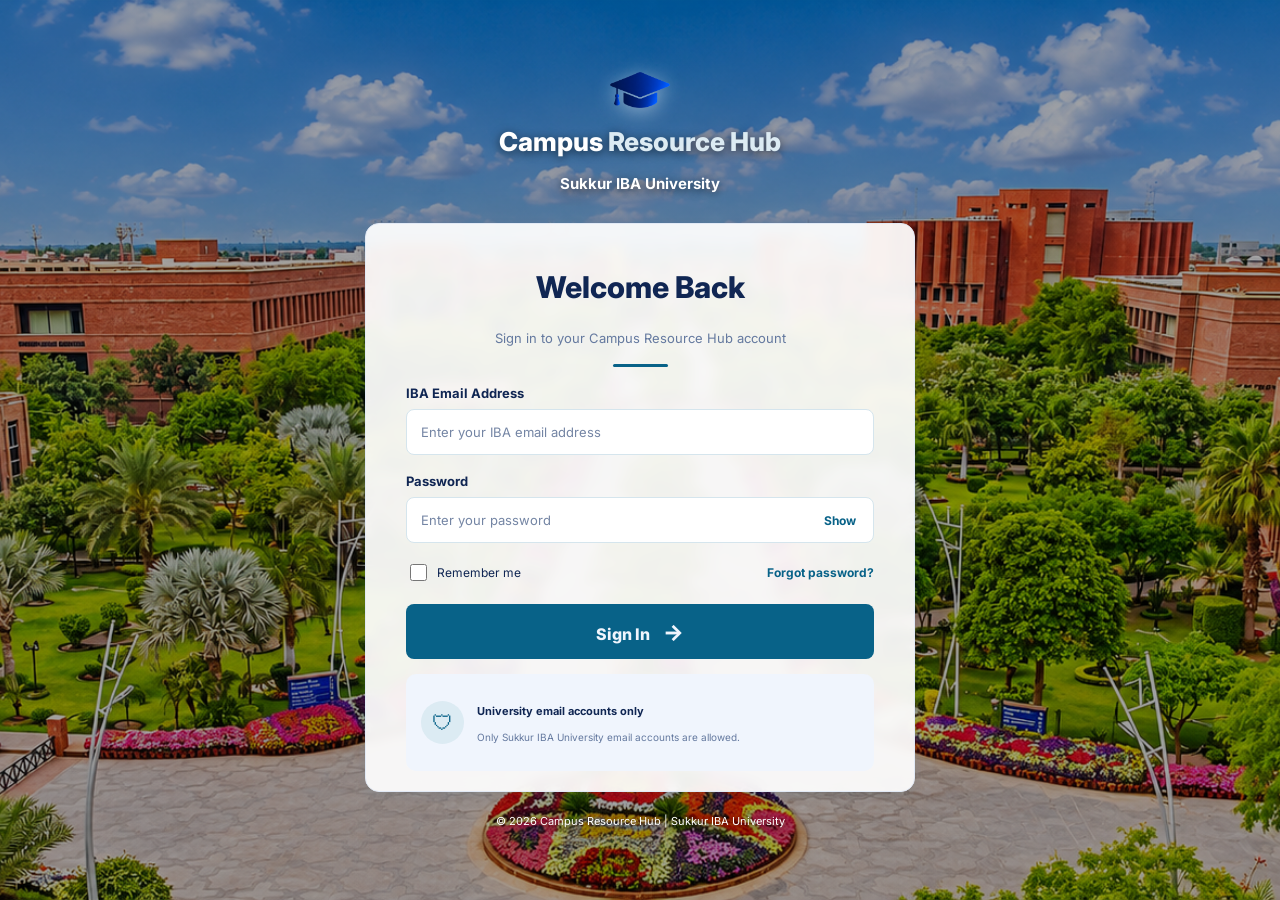
<file: login.html>
<!DOCTYPE html>
<html lang="en">

<head>
    <meta charset="UTF-8">
    <meta name="viewport" content="width=device-width, initial-scale=1.0">

    <title>Login - Campus Resource Hub</title>

    <!-- Google Font -->
    <link rel="preconnect" href="https://fonts.googleapis.com">
    <link href="https://fonts.googleapis.com/css2?family=Inter:wght@400;500;600;700;800&display=swap" rel="stylesheet">

    <!-- CSS -->
    <link rel="stylesheet" href="css/global.css">
    <link rel="stylesheet" href="css/login.css">
</head>

<body>

    <div class="login-container">

        <!-- Logo and Website Name -->
        <div class="login-header">

            <div class="logo">
                <img src="images/cap-icon.png" alt="Campus Resource Hub logo">
            </div>

            <h1>Campus <span>Resource Hub</span></h1>

            <h3>Sukkur IBA University</h3>

        </div>

        <!-- Login Form -->
        <div class="login-box">

            <div class="login-title">
                <h2>Welcome Back</h2>
                <p>Sign in to your Campus Resource Hub account</p>
                <div class="title-line"></div>
            </div>

            <form id="loginForm" action="#" method="post">

                <!-- Email -->
                <div class="form-group">

                    <label for="email">IBA Email Address</label>

                    <div class="input-box">
                        <input
                            type="email"
                            id="email"
                            name="email"
                            placeholder="Enter your IBA email address"
                            required
                        >
                    </div>

                    <small class="email-note">@iba.edu.pk</small>

                </div>

                <!-- Password -->
                <div class="form-group">

                    <label for="password">Password</label>

                    <div class="input-box password-box">

                        <input
                            type="password"
                            id="password"
                            name="password"
                            placeholder="Enter your password"
                            required
                        >

                        <!-- Show / Hide Password -->
                        <button
                            type="button"
                            id="togglePassword"
                            aria-label="Show password"
                            aria-pressed="false"
                        >
                            Show
                        </button>

                    </div>

                </div>

                <!-- Remember Me and Forgot Password -->
                <div class="form-options">

                    <label>
                        <input type="checkbox" name="remember">
                        Remember me
                    </label>

                    <a href="forgot-password.html">
                        Forgot password?
                    </a>

                </div>

                <!-- Sign In -->
                <button type="submit" class="login-button">
                    Sign In <span>→</span>
                </button>

            </form>

            <!-- University Information -->
            <div class="login-info">

                <div class="info-icon">🛡</div>

                <div>
                    <h4>University email accounts only</h4>
                    <p>
                        Only Sukkur IBA University email accounts are allowed.
                    </p>
                </div>

            </div>

        </div>

        <!-- Footer -->
        <div class="login-footer">
            © 2026 Campus Resource Hub | Sukkur IBA University
        </div>

    </div>

    <!-- JavaScript -->
    <script src="js/common.js"></script>
    <script src="js/login.js"></script>
</body>
</html>
</file>
<file: css/global.css>
/* =========================================================
   CAMPUS RESOURCE HUB — GLOBAL THEME
   ========================================================= */

:root {
    /* Brand colors */
    --color-primary: #086288;
    --color-primary-hover: #064D6B;
    --color-primary-light: #DCEBF3;
    --color-primary-soft: #F0F5FD;

    /* Text colors */
    --color-text: #102653;
    --color-text-muted: #526C83;
    --color-text-subtle: #64799F;
    --color-placeholder: #7485A4;
    --color-text-on-primary: #F0F5FD;
    --color-white: #FFFFFF;

    /* Backgrounds */
    --color-page-bg: #EEEEEE;
    --color-surface: #FFFFFF;
    --color-surface-soft: #F5F8FD;
    --color-sidebar: var(--color-primary);

    /* Borders and focus */
    --color-border: #D5E5ED;
    --color-border-light: #E1E9F5;
    --color-border-soft: #EDF1F7;
    --color-focus: rgba(8, 98, 136, 0.30);

    /* Status colors */
    --color-danger: #F04444;
    --color-success: #0AA56A;
    --color-info: #0866E9;
    --color-warning: #FF941F;
    --color-purple: #8538E8;

    /* Component colors */
    --color-tag-bg: var(--color-primary-light);
    --color-tag-text: var(--color-text);
    --color-avatar-bg: #DCEAFF;
    --color-avatar-text: #0866E9;
    --color-button-text: var(--color-text-on-primary);

    /* Typography */
    --font-family: 'Inter', sans-serif;
    --font-size-base: 14px;

    /* Shared shape and effects */
    --radius-small: 7px;
    --radius-medium: 8px;
    --radius-large: 14px;
    --shadow-card: 0 3px 10px rgba(8, 98, 136, 0.08);

    /* Shared dimensions */
    --sidebar-width: 260px;
}

/* Base */
* {
    box-sizing: border-box;
}

body {
    margin: 0;
    font-family: var(--font-family);
    background-color: var(--color-page-bg);
    color: var(--color-text);
}

button,
input,
select,
textarea {
    font-family: var(--font-family);
}

button {
    cursor: pointer;
}

/* Shared logo */
.logo {
    display: flex;
    align-items: center;
    margin-bottom: 30px;
}

#logo-icon {
    width: 70px;
    height: 70px;
    background-image: url("../images/iba-white-logo.png");
    background-position: left;
    background-repeat: no-repeat;
    background-size: contain;
}

.logo h2 {
    margin-left: 20px;
    font-size: 18px;
    color: var(--color-text-on-primary);
}

/* Shared sidebar navigation */
.sidebar {
    width: var(--sidebar-width);
    min-width: var(--sidebar-width);
    height: 100vh;
    padding: 20px 16px;
    background-color: var(--color-sidebar);
    display: flex;
    flex-direction: column;
    position: fixed;
    top: 0;
    left: 0;
    z-index: 1000;
    overflow: hidden;
}

.sidebar-menu {
    padding-top: 12px;
}

.menu-item {
    display: flex;
    align-items: center;
    gap: 16px;
    padding: 13px 15px;
    margin-bottom: 5px;
    border-radius: 9px;
    color: var(--color-text-on-primary);
    text-decoration: none;
    font-size: 14px;
    font-weight: 600;
    transition: 0.2s;
}

.menu-icon {
    width: 28px;
    display: flex;
    align-items: center;
    justify-content: center;
    font-size: 22px;
    text-align: center;
}

.menu-icon svg {
    width: 22px;
    height: 22px;
    stroke-width: 2;
}

.menu-item:hover,
.menu-item.active {
    background-color: var(--color-primary-soft);
    color: var(--color-text);
}

.menu-item.active {
    font-weight: 800;
}

.sidebar-bottom {
    margin-top: 20px;
    padding-top: 18px;
    border-top: 1px solid var(--color-border-light);
}

/* Shared university footer in sidebar */
.university-info {
    margin-top: auto;
    padding-top: 10px;
    text-align: center;
}

.university-icon {
    font-size: 60px;
    color: #A5B6D0;
    margin-bottom: 3px;
}

.university-info h3 {
    font-size: 13px;
    font-weight: 800;
    margin: 3px 0;
    color: var(--color-text-on-primary);
}

.university-info p {
    font-size: 10px;
    color: var(--color-text-on-primary);
    opacity: 0.78;
    margin-top: 4px;
}

/* Shared page header / topbar */
.topbar {
    min-height: 74px;
    padding: 12px 24px;
    display: flex;
    align-items: center;
    justify-content: space-between;
    gap: 20px;
    background-color: var(--color-surface);
    border-bottom: 1px solid var(--color-border-light);
}

.search-area {
    display: flex;
    align-items: center;
    flex: 1;
    max-width: 780px;
}

.search-box {
    height: 45px;
    flex: 1;
    display: flex;
    align-items: center;
    gap: 12px;
    padding: 0 15px;
    background-color: var(--color-surface-soft);
    border: 1px solid var(--color-border-light);
    border-radius: var(--radius-medium) 0 0 var(--radius-medium);
}

.search-box span {
    font-size: 25px;
    color: var(--color-text);
}

.search-box input {
    width: 100%;
    border: none;
    outline: none;
    background: transparent;
    font-size: 13px;
    color: var(--color-text);
}

.search-box input::placeholder {
    color: var(--color-placeholder);
}

.search-category {
    height: 45px;
    width: 105px;
    padding: 0 10px;
    border: 1px solid var(--color-border-light);
    border-left: none;
    background-color: var(--color-surface);
    color: var(--color-text);
    font-size: 13px;
}

.search-button,
.download-button {
    background-color: var(--color-primary);
    color: var(--color-button-text);
    border: 1px solid var(--color-primary);
    border-radius: var(--radius-medium);
    transition: background-color 0.2s ease, color 0.2s ease, border-color 0.2s ease;
}

.search-button {
    height: 45px;
    padding: 0 25px;
    margin-left: 9px;
    font-size: 13px;
    font-weight: 800;
}

.search-button:hover,
.download-button:hover {
    background-color: var(--color-primary-hover);
    color: var(--color-white);
    border-color: var(--color-primary-hover);
}

/* Shared profile / notification controls */
.topbar-right {
    display: flex;
    align-items: center;
    gap: 18px;
}

.notification-button {
    position: relative;
    border: none;
    background: transparent;
    font-size: 25px;
    color: var(--color-text);
}

.notification-count {
    position: absolute;
    top: -5px;
    right: -5px;
    width: 17px;
    height: 17px;
    display: flex;
    align-items: center;
    justify-content: center;
    background-color: var(--color-danger);
    color: var(--color-white);
    border-radius: 50%;
    font-size: 10px;
    font-weight: 800;
}

.profile-info {
    display: flex;
    align-items: center;
    gap: 12px;
    padding-left: 16px;
    border-left: 1px solid var(--color-border-light);
}

.profile-avatar {
    width: 43px;
    height: 43px;
    display: flex;
    align-items: center;
    justify-content: center;
    background-color: var(--color-avatar-bg);
    color: var(--color-avatar-text);
    border-radius: 50%;
    font-size: 20px;
    font-weight: 800;
}

.profile-info h4 {
    font-size: 13px;
    font-weight: 800;
    margin: 0;
    color: var(--color-text);
}

.profile-info p {
    font-size: 11px;
    color: var(--color-text-subtle);
    margin: 3px 0 0;
}

.profile-arrow {
    margin-left: 8px;
    font-size: 20px;
}

/* Shared content surfaces and headings */
.content-card {
    background-color: var(--color-primary-soft);
    border: 1px solid var(--color-border);
    border-radius: var(--radius-large);
    box-shadow: var(--shadow-card);
}

.section-heading {
    display: flex;
    align-items: center;
    justify-content: space-between;
    gap: 10px;
    padding-bottom: 15px;
    margin-bottom: 4px;
    border-bottom: 1px solid var(--color-border-soft);
}

.section-heading h2 {
    padding-left: 10px;
    display: flex;
    align-items: center;
    gap: 10px;
    font-size: 17px;
    font-weight: 800;
    color: var(--color-text);
    margin: 0;
}

.heading-icon {
    font-size: 22px;
}

.heading-icon svg {
    width: 22px;
    height: 22px;
}

.section-heading a {
    padding-right: 10px;
    color: var(--color-primary);
    text-decoration: none;
    font-size: 13px;
    font-weight: 700;
    white-space: nowrap;
}

.section-heading a:hover {
    text-decoration: underline;
}

/* Shared keyboard accessibility */
button:focus-visible,
a:focus-visible,
input:focus-visible,
select:focus-visible,
textarea:focus-visible {
    outline: 3px solid var(--color-focus);
    outline-offset: 2px;
}

/* Common status colors */
.dot-blue, .activity-blue { color: var(--color-info); }
.dot-green, .activity-green { color: var(--color-success); }
.dot-orange { color: var(--color-warning); }
.activity-purple { color: var(--color-purple); }
.activity-red { color: var(--color-danger); }

/* Responsive shared components */
@media (max-width: 1200px) {
    .sidebar {
        width: 225px;
        min-width: 225px;
    }
}

@media (max-width: 850px) {
    .sidebar {
        width: 190px;
        min-width: 190px;
        padding: 15px 10px;
    }

    .logo h2 {
        font-size: 16px;
    }

    .menu-item {
        gap: 9px;
        padding: 12px 8px;
        font-size: 12px;
    }

    .topbar {
        flex-wrap: wrap;
    }

    .search-area {
        max-width: 100%;
        width: 100%;
    }

    .topbar-right {
        margin-left: auto;
    }
}

@media (max-width: 600px) {
    .sidebar {
        position: relative;
        width: 100%;
        min-width: 0;
        height: auto;
        min-height: 0;
        padding: 12px;
    }

    .logo {
        padding-bottom: 8px;
    }

    .sidebar-menu,
    .sidebar-bottom {
        display: flex;
        flex-wrap: wrap;
        gap: 5px;
    }

    .sidebar-bottom {
        margin-top: 8px;
        padding-top: 8px;
    }

    .menu-item {
        margin: 0;
        font-size: 11px;
    }

    .university-info {
        display: none;
    }

    .topbar {
        padding: 12px;
    }

    .search-area {
        flex-wrap: wrap;
        gap: 7px;
    }

    .search-box {
        min-width: 100%;
        border-radius: var(--radius-medium);
    }

    .search-category {
        flex: 1;
        border: 1px solid var(--color-border-light);
        border-radius: var(--radius-medium);
    }

    .search-button {
        margin: 0;
    }
}
</file>
<file: css/login.css>
/* Login Page */

.login-container {
    min-height: 100vh;
    display: flex;
    flex-direction: column;
    align-items: center;
    justify-content: center;
    padding: 15px;
}

/* Background */

body {
    font-family: var(--font-family);
    background:
        linear-gradient(rgba(0, 0, 0, 0.35), rgba(0, 0, 0, 0.35)),
        url("../images/campus-bg.png") center / cover no-repeat fixed;
    color: var(--color-text);
}

/* Header */

.login-header {
    text-align: center;
    margin-bottom: 15px;
}

.login-header .logo {
    width: 60px;
    margin: 0 auto 8px;
}

.login-header .logo img {
    width: 100%;
    display: block;
    filter: drop-shadow(0 4px 10px rgba(255, 255, 255, 0.5));
}

.login-header h1 {
    font-size: 26px;
    font-weight: 800;
    color: var(--color-white);
    text-shadow: 0 2px 10px rgba(0, 0, 0, 0.6);
}

.login-header h1 span {
    color: var(--color-primary-light);
}

.login-header h3 {
    font-size: 15px;
    color: var(--color-white);
    margin-top: 3px;
    text-shadow: 0 2px 8px rgba(0, 0, 0, 0.6);
}

/* Login Box */

.login-box {
    width: 100%;
    max-width: 550px;
    background-color: rgba(255, 255, 255, 0.93);
    backdrop-filter: blur(6px);
    padding: 20px 40px;
    border: 1px solid var(--color-border-light);
    border-radius: var(--radius-large);
    box-shadow: var(--shadow-card);
}

/* Login Title */

.login-title {
    text-align: center;
    margin-bottom: 18px;
}

.login-title h2 {
    font-size: 30px;
    font-weight: 800;
    color: var(--color-text);
}

.login-title p {
    font-size: 13px;
    color: var(--color-text-subtle);
    margin-top: 5px;
}

.title-line {
    width: 55px;
    height: 3px;
    background-color: var(--color-primary);
    margin: 18px auto 0;
    border-radius: 5px;
}

/* Form */

.form-group {
    margin-bottom: 18px;
}

.form-group label {
    display: block;
    font-size: 13px;
    font-weight: 700;
    margin-bottom: 8px;
}

.input-box {
    height: 46px;
    display: flex;
    align-items: center;
    border: 1px solid var(--color-border);
    border-radius: var(--radius-medium);
    padding: 0 12px;
    background-color: var(--color-white);
}

.input-box:focus-within {
    border-color: var(--color-primary);
}

.input-box input {
    width: 100%;
    height: 100%;
    min-width: 0;
    border: none;
    outline: none;
    background: transparent;
    font-family: var(--font-family);
    font-size: 13px;
    color: var(--color-text);
}

.input-box input::placeholder {
    color: var(--color-placeholder);
}

.email-note {
    display: none;
}

/* Show / Hide Password */

#togglePassword {
    border: none;
    background: transparent;
    color: var(--color-primary);
    font-size: 12px;
    font-weight: 700;
    padding: 5px;
    cursor: pointer;
}

/* Remember Me and Forgot Password */

.form-options {
    display: flex;
    justify-content: space-between;
    align-items: center;
    margin: 8px 0 20px;
    font-size: 12px;
}

.form-options label {
    display: flex;
    align-items: center;
    gap: 7px;
    cursor: pointer;
}

.form-options input {
    width: 17px;
    height: 17px;
    accent-color: var(--color-primary);
}

.form-options a {
    color: var(--color-primary);
    text-decoration: none;
    font-weight: 700;
}

.form-options a:hover {
    text-decoration: underline;
}

/* Login Button */

.login-button {
    width: 100%;
    height: 55px;
    background-color: var(--color-primary);
    color: var(--color-button-text);
    border: none;
    border-radius: var(--radius-medium);
    font-family: var(--font-family);
    font-size: 16px;
    font-weight: 800;
    cursor: pointer;
}

.login-button:hover {
    background-color: var(--color-primary-hover);
}

.login-button span {
    font-size: 22px;
    margin-left: 10px;
}

/* Information Box */

.login-info {
    display: flex;
    align-items: center;
    gap: 13px;
    background-color: var(--color-primary-soft);
    padding: 15px;
    border-radius: 10px;
    margin-top: 15px;
}

.info-icon {
    width: 43px;
    height: 43px;
    min-width: 43px;
    display: flex;
    align-items: center;
    justify-content: center;
    background-color: var(--color-primary-light);
    color: var(--color-primary);
    border-radius: 50%;
    font-size: 21px;
}

.login-info h4 {
    font-size: 11px;
    color: var(--color-text);
    margin-bottom: 5px;
}

.login-info p {
    font-size: 10px;
    color: var(--color-text-subtle);
    line-height: 1.8;
}

/* Footer */

.login-footer {
    margin-top: 22px;
    font-size: 11px;
    color: var(--color-white);
    text-shadow: 0 2px 8px rgba(0, 0, 0, 0.7);
    text-align: center;
}

/* Responsive Design */

@media (max-width: 600px) {

    .login-header h1 {
        font-size: 24px;
    }

    .login-box {
        padding: 25px 18px;
    }

    .login-title h2 {
        font-size: 25px;
    }

    .login-info {
        align-items: flex-start;
    }
}

@media (max-width: 350px) {

    .form-options {
        align-items: flex-start;
        flex-direction: column;
        gap: 12px;
    }
}
</file>
